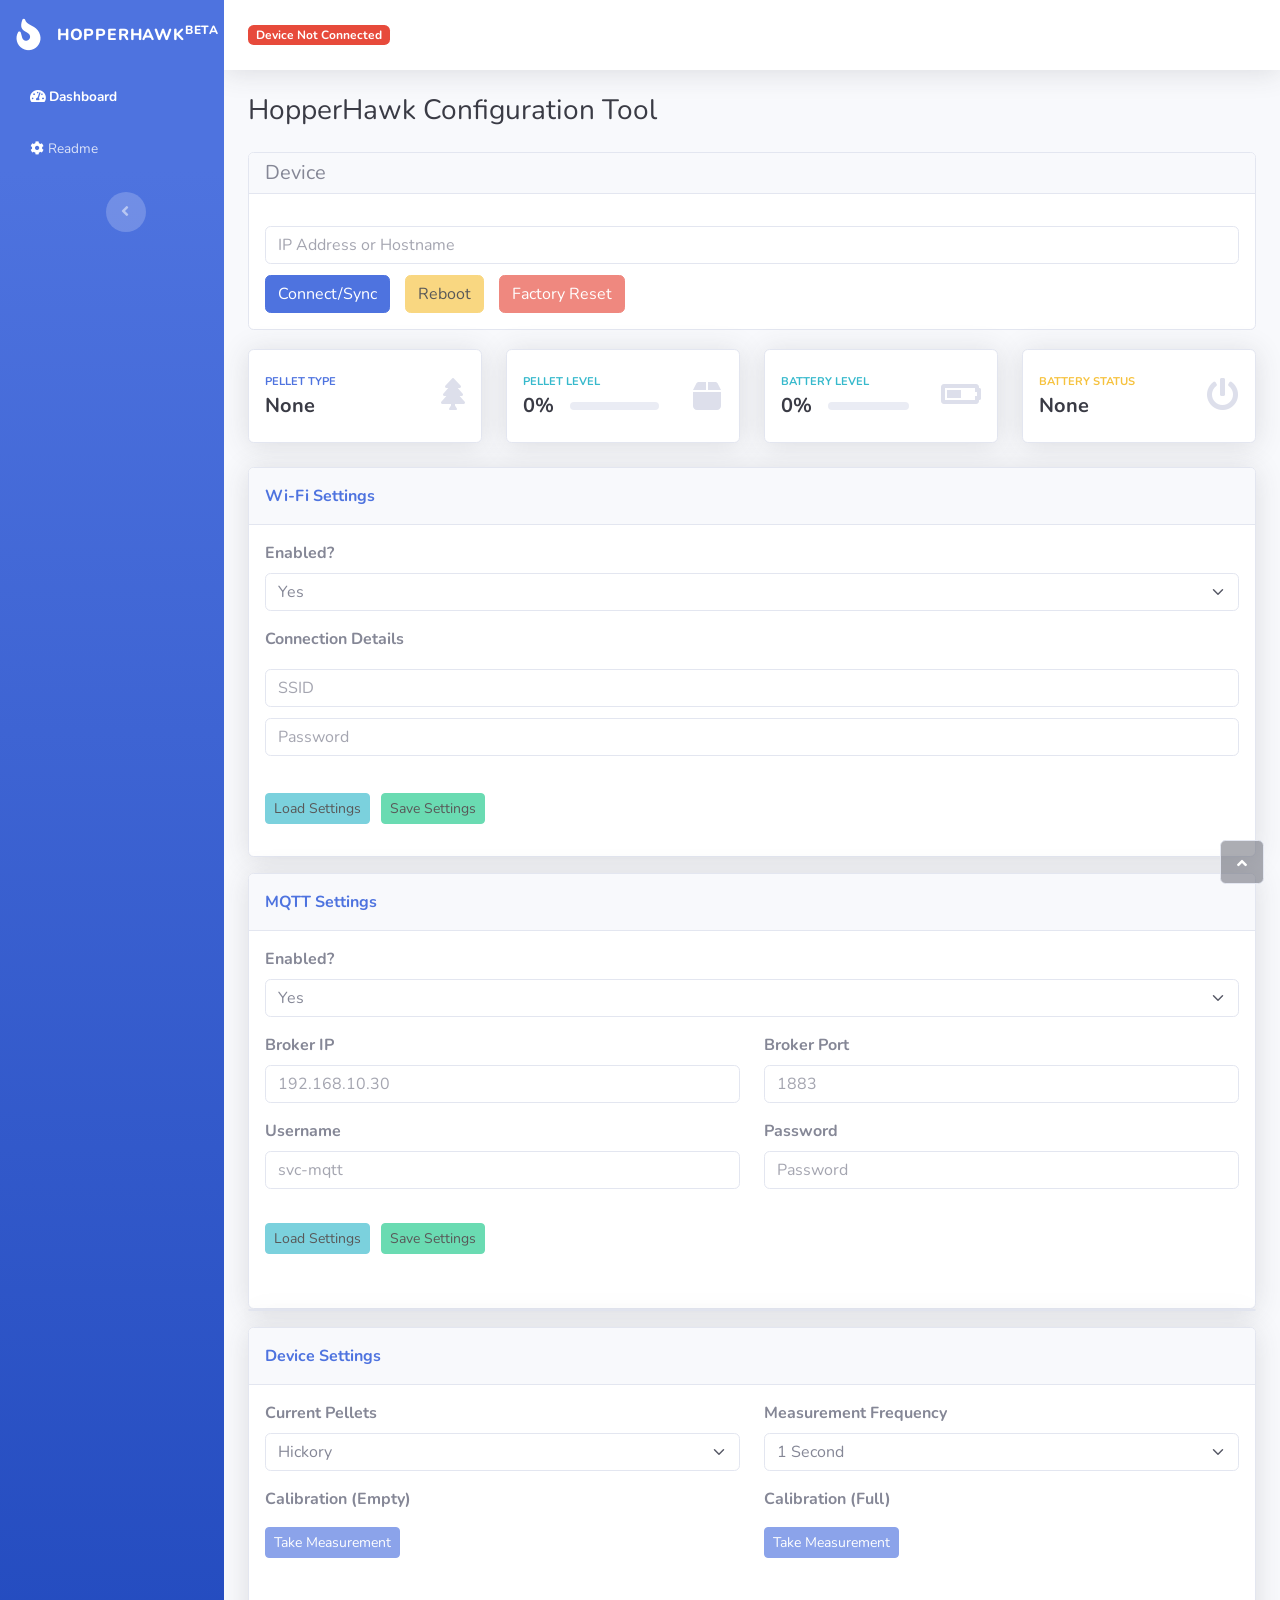
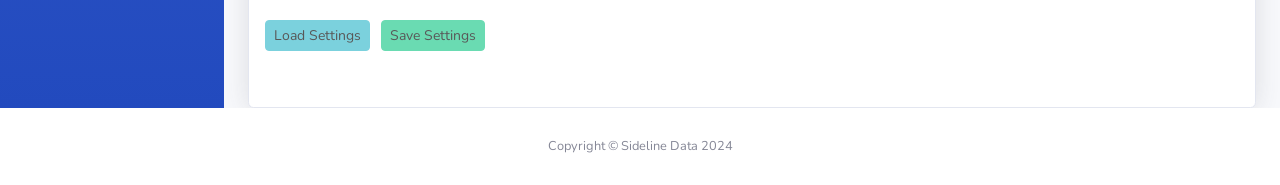
<file: web/index.html>
<!DOCTYPE html>
<html data-bs-theme="light" lang="en">

<head>
    <meta charset="utf-8">
    <meta name="viewport" content="width=device-width, initial-scale=1.0, shrink-to-fit=no">
    <title>Dashboard - Sideline Data</title>
    <link rel="stylesheet" href="assets/bootstrap/css/bootstrap.min.css">
    <link rel="stylesheet" href="https://fonts.googleapis.com/css?family=Nunito:200,200i,300,300i,400,400i,600,600i,700,700i,800,800i,900,900i&amp;display=swap">
    <link rel="stylesheet" href="assets/fonts/fontawesome-all.min.css">
</head>

<body id="page-top" onload="pageSetup()">
    <div id="wrapper">
        <nav class="navbar align-items-start sidebar sidebar-dark accordion bg-gradient-primary p-0 navbar-dark">
            <div class="container-fluid d-flex flex-column p-0"><a class="navbar-brand d-flex justify-content-center align-items-center sidebar-brand m-0" href="#">
                    <div class="sidebar-brand-icon rotate-n-15"><i class="fas fa-fire"></i></div>
                    <div class="sidebar-brand-text mx-3"><span>HopperHawk<sup>BETA</sup></span></div>
                </a>
                <hr class="sidebar-divider my-0">
                <ul class="navbar-nav text-light" id="accordionSidebar">
                    <li class="nav-item"><a class="nav-link active" href="index.html"><i class="fas fa-tachometer-alt"></i><span>Dashboard</span></a></li>
                    <li class="nav-item"><a class="nav-link" href="readme.html"><i class="fas fa-cog text-white"></i><span>Readme</span></a></li>
                    <li class="nav-item"></li>
                </ul>
                <div class="text-center d-none d-md-inline"><button class="btn rounded-circle border-0" id="sidebarToggle" type="button"></button></div>
            </div>
        </nav>
        <div class="d-flex flex-column" id="content-wrapper">
            <div id="content">
                <nav class="navbar navbar-expand bg-white shadow mb-4 topbar static-top navbar-light">
                    <div class="container-fluid"><button class="btn btn-link d-md-none rounded-circle me-3" id="sidebarToggleTop" type="button"><i class="fas fa-bars"></i></button><span id="indicator" class="badge bg-danger">Device Not Connected</span></div>
                </nav>
                <div class="container-fluid">
                    <div class="d-sm-flex justify-content-between align-items-center mb-4">
                        <h3 class="text-dark mb-0">HopperHawk Configuration Tool</h3>
                    </div>
                    <div class="col" style="margin-bottom: 19px;">
                        <div class="card">
                            <div class="card-header">
                                <h5 class="mb-0">Device<span class="badge rounded-pill bg-danger" style="margin-left: 60px;margin-bottom: 4px;padding-top: 10px;"></span></h5>
                            </div>
                            <div class="card-body">
                                <div id="deviceStatusAlert" class="alert alert-primary" role="alert">
                                    
                                  </div>
                                <p></p>
                                <form><input id="ipAddr" class="form-control" type="text" placeholder="IP Address or Hostname"></form><button id="connBtn" onclick="connect()" class="btn btn-primary" type="button" style="margin-top: 11px;">Connect/Sync</button><button class="btn btn-warning" type="button" onclick="sysControl(0)" id="rebootBtn" style="margin-top: 11px;margin-left: 15px;">Reboot</button><button id="resetBtn" class="btn btn-danger" onclick="sysControl(1)" type="button" style="margin-left: 15px;margin-top: 11px;">Factory Reset</button>
                                <p class="card-text"></p>
                            </div>
                        </div>
                    </div>
                    <div class="row">
                        <div class="col-md-6 col-xl-3 mb-4">
                            <div class="card shadow border-start-primary py-2">
                                <div class="card-body">
                                    <div class="row align-items-center no-gutters">
                                        <div class="col me-2">
                                            <div class="text-uppercase text-primary fw-bold text-xs mb-1"><span>Pellet Type</span></div>
                                            <div class="text-dark fw-bold h5 mb-0" id="pType"><span>None</span></div>
                                        </div>
                                        <div class="col-auto"><i class="fas fa-tree fa-2x text-gray-300"></i></div>
                                    </div>
                                </div>
                            </div>
                        </div>
                        <div class="col-md-6 col-xl-3 mb-4">
                            <div class="card shadow border-start-info py-2">
                                <div class="card-body">
                                    <div class="row align-items-center no-gutters">
                                        <div class="col me-2">
                                            <div class="text-uppercase text-info fw-bold text-xs mb-1"><span>Pellet Level</span></div>
                                            <div class="row g-0 align-items-center">
                                                <div class="col-auto">
                                                    <div class="text-dark fw-bold h5 mb-0 me-3" id="pLevel"><span>0%</span></div>
                                                </div>
                                                <div class="col">
                                                    <div class="progress progress-sm">
                                                        <div id="pLevelBar" class="progress-bar bg-info" aria-valuenow="0" aria-valuemin="0" aria-valuemax="100" style="width: 0%;"><span class="visually-hidden">50%</span></div>
                                                    </div>
                                                </div>
                                            </div>
                                        </div>
                                        <div class="col-auto"><svg xmlns="http://www.w3.org/2000/svg" viewBox="-32 0 512 512" width="1em" height="1em" fill="currentColor" class="fa-2x text-gray-300">
                                                <!--! Font Awesome Free 6.4.2 by @fontawesome - https://fontawesome.com License - https://fontawesome.com/license/free (Icons: CC BY 4.0, Fonts: SIL OFL 1.1, Code: MIT License) Copyright 2023 Fonticons, Inc. -->
                                                <path d="M50.7 58.5L0 160H208V32H93.7C75.5 32 58.9 42.3 50.7 58.5zM240 160H448L397.3 58.5C389.1 42.3 372.5 32 354.3 32H240V160zm208 32H0V416c0 35.3 28.7 64 64 64H384c35.3 0 64-28.7 64-64V192z"></path>
                                            </svg></div>
                                    </div>
                                </div>
                            </div>
                        </div>
                        <div class="col-md-6 col-xl-3 mb-4">
                            <div class="card shadow border-start-info py-2">
                                <div class="card-body">
                                    <div class="row align-items-center no-gutters">
                                        <div class="col me-2">
                                            <div class="text-uppercase text-info fw-bold text-xs mb-1"><span>Battery Level</span></div>
                                            <div class="row g-0 align-items-center">
                                                <div class="col-auto">
                                                    <div class="text-dark fw-bold h5 mb-0 me-3" id="bLevel"><span>0%</span></div>
                                                </div>
                                                <div class="col">
                                                    <div class="progress progress-sm">
                                                        <div id="bLevelBar" class="progress-bar bg-info" aria-valuenow="0" aria-valuemin="0" aria-valuemax="100" style="width: 0%;"><span class="visually-hidden">50%</span></div>
                                                    </div>
                                                </div>
                                            </div>
                                        </div>
                                        <div class="col-auto"><i class="fas fa-battery-half fa-2x text-gray-300"></i></div>
                                    </div>
                                </div>
                            </div>
                        </div>
                        <div class="col-md-6 col-xl-3 mb-4">
                            <div class="card shadow border-start-warning py-2">
                                <div class="card-body">
                                    <div class="row align-items-center no-gutters">
                                        <div class="col me-2">
                                            <div class="text-uppercase text-warning fw-bold text-xs mb-1"><span>Battery Status</span></div>
                                            <div class="text-dark fw-bold h5 mb-0" id="bStat"><span>None</span></div>
                                        </div>
                                        <div class="col-auto"><i class="fas fa-power-off fa-2x text-gray-300"></i></div>
                                    </div>
                                </div>
                            </div>
                        </div>
                    </div>

                            <div class="row">
                                <div class="col-xxl-12">
                                    <div class="card shadow mb-3">
                                        <div class="card-header py-3">
                                            <p class="text-primary m-0 fw-bold">Wi-Fi Settings</p>
                                        </div>
                                        <div class="card-body">
                                            <div id="wifiSettingsAlert" class="alert alert-secondary" role="alert">
                                                
                                              </div>
                                            <form>
                                                <div class="row">
                                                    <div class="col">
                                                        <div class="mb-3"><label class="form-label"><strong>Enabled?</strong></label><select id="wifiEnabled" class="form-select">
                                                                <optgroup label="Enable Wi-Fi?">
                                                                    <option value="1" selected="">Yes</option>
                                                                    <option value="0">No</option>
                                                                </optgroup>
                                                            </select></div>
                                                    </div>
                                                </div>
                                                <div class="row">
                                                    <div class="col"><label class="form-label"><strong>Connection Details</strong></label><input class="form-control" type="text" id="wifiSSID" placeholder="SSID" style="margin-top: 10px;"><input class="form-control" type="password" id="wifiPassword" placeholder="Password" style="margin-bottom: 19px;margin-top: 11px;"></div>
                                                </div>
                                                <div class="mb-3"><button id="loadWiFiBtn" onclick="loadWifiSettings()" class="btn btn-info btn-sm" type="button" style="margin-top: 18px;">Load Settings</button><button id="saveWiFiBtn" onclick="saveWifiSettings()" class="btn btn-success btn-sm" type="button" style="margin-top: 18px;margin-left: 11px;">Save Settings</button></div>
                                
                                            </form>
                                        </div>
                                    </div>
                                    <div class="card shadow">
                                        <div class="card-header py-3">
                                            <p class="text-primary m-0 fw-bold">MQTT Settings</p>
                                        </div>
                                        <div class="card-body" style="margin-bottom: 22px;">
                                            <div id="mqttSettingsAlert" class="alert alert-secondary" role="alert">
                                                
                                              </div>
                                            <form>
                                                <div class="mb-3"><label class="form-label"><strong>Enabled?</strong></label><select id="mqttEnabled" class="form-select">
                                                        <optgroup label="Enable Wi-Fi?">
                                                            <option value="1" selected="">Yes</option>
                                                            <option value="0">No</option>
                                                        </optgroup>
                                                    </select></div>
                                                <div class="row">
                                                    <div class="col">
                                                        <div class="mb-3"><label class="form-label"><strong>Broker IP</strong></label><input class="form-control" type="text" id="mqttIP" placeholder="192.168.10.30"></div>
                                                    </div>
                                                    <div class="col">
                                                        <div class="mb-3"><label class="form-label"><strong>Broker Port</strong></label><input class="form-control" type="text" id="mqttPort" placeholder="1883"></div>
                                                    </div>
                                                </div>
                                                <div class="row">
                                                    <div class="col">
                                                        <div class="mb-3"><label class="form-label"><strong>Username</strong></label><input class="form-control" type="text" id="mqttUser" placeholder="svc-mqtt" name="city"></div>
                                                    </div>
                                                    <div class="col">
                                                        <div class="mb-3"><label class="form-label"><strong>Password</strong></label><input class="form-control" type="password" id="mqttPassword" placeholder="Password" name="country"></div>
                                                    </div>
                                                </div>
                                                <div class="mb-3"><button id="loadMQTTBtn" onclick="loadMQTTSettings()" class="btn btn-info btn-sm" type="button" style="margin-top: 18px;">Load Settings</button><button id="saveMQTTBtn" onclick="saveMQTTSettings()" class="btn btn-success btn-sm" type="button" style="margin-top: 18px;margin-left: 11px;">Save Settings</button></div>
                                
                                            </form>
                                        </div>
                                    </div>
                                </div>
                                <div class="col-xxl-12">
                                    <div class="card shadow mb-3"></div>
                                    <div class="card shadow">
                                        <div class="card-header py-3">
                                            <p class="text-primary m-0 fw-bold">Device Settings</p>
                                        </div>
                                        <div class="card-body">
                                            <div id="deviceSettingsAlert" class="alert alert-secondary" role="alert">
                                                
                                              </div>
                                            <form>
                                                <div class="row">
                                                    <div class="col">
                                                        <div class="mb-3"><label class="form-label"><strong>Current Pellets</strong></label><select id="currentPellets" class="form-select">
                                                                <optgroup label="Pellet Type">
                                                                    <option value="Hickory" selected="">Hickory</option>
                                                                    <option value="Mesquite">Mesquite</option>
                                                                    <option value="Oak">Oak</option>
                                                                    <option value="Cherry">Cherry</option>
                                                                    <option value="Apple">Apple</option>
                                                                    <option value="Competition">Competition Blend</option>
                                                                    <option value="Fruitwood">Fruitwood Blend</option>
                                                                    <option value="Other">Other</option>
                                                                </optgroup>
                                                            </select></div>
                                                    </div>
                                                    <div class="col">
                                                        <div class="mb-3"><label class="form-label"><strong>Measurement Frequency</strong></label><select id="measureFrequency" class="form-select">
                                                                <optgroup label="How Often to Measure?">
                                                                    <option value="1" selected="">1 Second</option>
                                                                    <option value="5">5 Seconds</option>
                                                                    <option value="30">30 Seconds</option>
                                                                    <option value="60">1 Minute</option>
                                                                    <option value="300">5 Minutes</option>
                                                                    <option value="600">10 Minutes</option>
                                                                    <option value="1200">20 Minutes</option>
                                                                    <option value="1800">30 Minutes</option>
                                                                    <option value="3600">1 Hour</option>
                                                                </optgroup>
                                                            </select></div>
                                                    </div>
                                                </div>
                                                <div class="row">
                                                    <div class="col">
                                                        
                                                        <div class="mb-3"><label class="form-label" style="margin-bottom: 0px;"><strong>Calibration (Empty)&nbsp;</strong></label>
                                                            <p id="emptyCalMeasurement"></p>
                                                        </div><button id="calEmptyBtn" onclick="calibrationPOST(0)" class="btn btn-primary btn-sm" type="button" style="margin-bottom: 44px;">Take Measurement</button>
                                                        
                                                    </div>
                                                    <div class="col">
                                                        <div class="mb-3"><label class="form-label" style="margin-bottom: -1px;"><strong>Calibration (Full)&nbsp;</strong></label>
                                                            <p id="fullCalMeasurement"> </p>
                                                        </div><button id="calFullBtn" onclick="calibrationPOST(1)" class="btn btn-primary btn-sm" type="button">Take Measurement</button>
                                                    </div>
                                                </div>
                                                <div class="mb-3"><button id="loadDeviceBtn" onclick="loadDeviceSettings()" class="btn btn-info btn-sm" type="button" style="margin-top: 18px;">Load Settings</button><button id="saveDeviceBtn" onclick="saveDeviceSettings()" class="btn btn-success btn-sm" type="button" style="margin-top: 18px;margin-left: 11px;">Save Settings</button></div>
                                
                                            </form>
                                            <div class="btn-group" role="group"></div>
                                        </div>
                                    </div>
                                </div>
                            </div>
                        </div>
                        
                    </div>
                    <div class="row"></div>
                </div>
            </div>
            <footer class="bg-white sticky-footer">
                <div class="container my-auto">
                    <div class="text-center my-auto copyright"><span>Copyright © Sideline Data 2024</span></div>
                </div>
            </footer>
        </div><a class="border rounded d-inline scroll-to-top" href="#page-top"><i class="fas fa-angle-up"></i></a>
    </div>
    <div class="container-fluid"></div>
    <script src="assets/bootstrap/js/bootstrap.min.js"></script>
    <script src="assets/js/theme.js"></script>


    <!-- HopperHawk Scripts -->

    <script>
        var isConnected = false;

        function enableButtons(e){
            if (e == false){
                // Disable the buttons
                document.getElementById("rebootBtn").disabled = true;
                document.getElementById("resetBtn").disabled = true;
                document.getElementById("loadWiFiBtn").disabled = true;
                document.getElementById("saveWiFiBtn").disabled = true;
                document.getElementById("loadMQTTBtn").disabled = true;
                document.getElementById("saveMQTTBtn").disabled = true;
                document.getElementById("loadDeviceBtn").disabled = true;
                document.getElementById("saveDeviceBtn").disabled = true;
                document.getElementById("calFullBtn").disabled = true;
                document.getElementById("calEmptyBtn").disabled = true;
            } else if (e == true){
                // Enable the buttons
                document.getElementById("rebootBtn").disabled = false;
                document.getElementById("resetBtn").disabled = false;
                document.getElementById("loadWiFiBtn").disabled = false;
                document.getElementById("saveWiFiBtn").disabled = false;
                document.getElementById("loadMQTTBtn").disabled = false;
                document.getElementById("saveMQTTBtn").disabled = false;
                document.getElementById("loadDeviceBtn").disabled = false;
                document.getElementById("saveDeviceBtn").disabled = false;
                document.getElementById("calFullBtn").disabled = false;
                document.getElementById("calEmptyBtn").disabled = false;
                document.getElementById("connBtn").disabled = false;
            }
        }

        
        function pageSetup(){
            // Hide the alert message/banner
            document.getElementById("deviceStatusAlert").hidden = 'true';
            document.getElementById("wifiSettingsAlert").hidden = 'true';
            document.getElementById("mqttSettingsAlert").hidden = 'true';
            document.getElementById("deviceSettingsAlert").hidden = 'true';
            enableButtons(false);
        }

        // Device Connectivity
        function connect(){
            var statusIndicator = document.getElementById("deviceStatusAlert");
            var connIP = document.getElementById('ipAddr').value;

            // Check to make sure user provided connection info
            statusIndicator.classList.remove("alert-danger");
            statusIndicator.classList.add("alert-primary");

            if (connIP.length < 1){
                statusIndicator.removeAttribute('hidden');
                statusIndicator.innerHTML = "Please enter an IP address or hostname for HopperHawk"
            } else {
                document.getElementById("connBtn").disabled = true;
                statusIndicator.removeAttribute('hidden');
                if (isConnected == false) {
                    statusIndicator.innerHTML = "Attempting to connect...";
                } else {
                    statusIndicator.innerHTML = "Refreshing data...";
                }
           
                // Save device connection info to reference in config page
                fetch("http://" + document.getElementById('ipAddr').value + "/status").then((response) => {
                    return response.json()
                }).then((data) => {
                
                    if (data["alive"] == true){

                        // Hide the alert
                        document.getElementById("deviceStatusAlert").hidden = 'true';

                        // Update status indicators
                        document.getElementById("indicator").className = "badge bg-success";
                        document.getElementById("indicator").textContent = "Device Connected";
                        document.getElementById("pType").textContent=data["pellet_type"];
                        document.getElementById("pLevel").textContent=data["pellet_level"];
                        document.getElementById("bStat").textContent=data["battery_state"];
                        document.getElementById("bLevel").textContent=data["battery_level"];
                        document.getElementById("pLevelBar").style=("width: " + data["pellet_level"]);
                        document.getElementById("bLevelBar").style=("width: " + data["battery_level"]);

                        if (isConnected == false) {
                            // Load Settings
                            loadDeviceSettings();
                            loadWifiSettings();
                            loadMQTTSettings();
                            isConnected = true;
                        }
                        
                        // Enable connection button
                        document.getElementById("connBtn").disabled = false;
                    } 


                }).catch((error) => {
                    statusIndicator.classList.remove("alert-primary");
                    statusIndicator.classList.add("alert-danger");
                    statusIndicator.innerHTML = "Error Connecting! <br> " + error;
                    // Disable the buttons (except for connect)
                    enableButtons(false);
                    document.getElementById("connBtn").disabled = false;

                });
           
            }
        }

        function loadWifiSettings(){
           // Disable the buttons
           enableButtons(false);

            // GET request to HopperHawk for WiFi settings...
            fetch("http://" + document.getElementById('ipAddr').value + "/configure/wifi").then((response) => {
                return response.json()
            }).then((data) => {
                document.getElementById("wifiSSID").value=data["ssid"];
                document.getElementById("wifiEnabled").value=data["status"];
                document.getElementById("wifiPassword").value="";

                // Enable the buttons
                enableButtons(true);
            })

         
        }

        function saveWifiSettings(){
            // Disable the buttons
            enableButtons(false);

            // Hide the alert/banner
            document.getElementById('wifiSettingsAlert').hidden = 'true';

            // POST request to HopperHawk for WiFi Settings
            fetch("http://" + document.getElementById('ipAddr').value + "/configure/wifi", {
            method: "POST",
            body: JSON.stringify({
                status: document.getElementById("wifiEnabled").value,
                password: document.getElementById("wifiPassword").value,
                ssid: document.getElementById("wifiSSID").value,

            }),
            headers: {
                "Content-type": "application/json; charset=UTF-8"
            }
            })
            .then((response) => {
                response.json();
                // Update the alert
                document.getElementById('wifiSettingsAlert').removeAttribute('hidden');
                document.getElementById('wifiSettingsAlert').innerHTML = "Configuration updated!";

                // Enable the buttons
                enableButtons(true);
                setTimeout(function() {
                    document.getElementById('wifiSettingsAlert').hidden = 'true';
                }, 8000);
            })
            .catch((error) => {
                    document.getElementById('wifiSettingsAlert').removeAttribute('hidden');
                    document.getElementById('wifiSettingsAlert').innerHTML = "Error Connecting! <br> " + error;
                    // Enable the buttons
                    enableButtons(true);
                });
            
            
        }


        function loadMQTTSettings(){
            // Disable the buttons
            enableButtons(false);

            // GET request to HopperHawk for MQTT settings
            fetch("http://" + document.getElementById('ipAddr').value + "/configure/mqtt").then((response) => {
                return response.json()
            }).then((data) => {
                document.getElementById("mqttEnabled").value=data["status"];
                document.getElementById("mqttIP").value=data["broker_ip"]
                document.getElementById("mqttPort").value=data["broker_port"];
                document.getElementById("mqttUser").value=data["user"];
                document.getElementById("mqttPassword").value="";
                // Enable the buttons
                enableButtons(true);
            })


        }

        function saveMQTTSettings(){
        
            // Data validation
            if (isNaN(document.getElementById("mqttPort").value)){
                // If port is not an integer, show an alert....
                document.getElementById('mqttSettingsAlert').removeAttribute('hidden');
                document.getElementById('mqttSettingsAlert').innerHTML = "Port must be a whole number (1 - 65535)"
            } else {
                // Hide the alert/banner
                document.getElementById('mqttSettingsAlert').hidden = "true";
                document.getElementById('mqttSettingsAlert').innerHTML = "";

                // Disable the buttons
                enableButtons(false);

                // POST request to HopperHawk to save MQTT settings
                fetch("http://" + document.getElementById('ipAddr').value + "/configure/mqtt", {
                method: "POST",
                body: JSON.stringify({
                    status: document.getElementById("mqttEnabled").value,
                    password: document.getElementById("mqttPassword").value,
                    client_id: "hopperhawk",
                    broker_ip: document.getElementById("mqttIP").value,
                    broker_port: document.getElementById("mqttPort").value,
                    user: document.getElementById("mqttUser").value
                }),
                headers: {
                    "Content-type": "application/json; charset=UTF-8"
                }
                })
                .then((response) => {
                    response.json();
                    // Update the alert
                    document.getElementById('mqttSettingsAlert').removeAttribute('hidden');
                    document.getElementById('mqttSettingsAlert').innerHTML = "Configuration updated!";

                    // Enable the buttons
                    enableButtons(true);

                    setTimeout(function() {
                        document.getElementById('mqttSettingsAlert').hidden = 'true';
                    }, 8000);
                })
                .catch((error) => {
                    document.getElementById('mqttSettingsAlert').removeAttribute('hidden');
                    document.getElementById('mqttSettingsAlert').innerHTML = "Error Connecting! <br> " + error;
                    // Enable the buttons
                    enableButtons(true);
                });


            }

        }

        function loadDeviceSettings(){
            // Disable the buttons
            enableButtons(false);

            // GET request to HopperHawk for device settings
           fetch("http://" + document.getElementById('ipAddr').value + "/configure/hopper").then((response) => {
                return response.json()
            }).then((data) => {
                document.getElementById("fullCalMeasurement").textContent=("Current Value: " + data["full_measurement"]);
                document.getElementById("emptyCalMeasurement").textContent=("Current Value: " + data["empty_measurement"]);
                document.getElementById("currentPellets").value=data["current_pellets"];
                document.getElementById("measureFrequency").value=data["poll_frequency"];
                // Enable the buttons
                enableButtons(true);
            })
        }
        function saveDeviceSettings(){
            // Hide the alert/banner and update the pellet type display card
            document.getElementById('deviceSettingsAlert').hidden = 'true';
            document.getElementById("pType").textContent = document.getElementById("currentPellets").value;

            // Disable the buttons
            enableButtons(false);

            // POST request to HopperHawk to save device settings
            fetch("http://" + document.getElementById('ipAddr').value + "/configure/hopper", {
            method: "POST",
            body: JSON.stringify({
                current_pellets: document.getElementById("currentPellets").value,
                poll_frequency:  document.getElementById("measureFrequency").value,
            }),
            headers: {
                "Content-type": "application/json; charset=UTF-8"
            }
            })
            .then((response) => {
                response.json();
                document.getElementById('deviceSettingsAlert').removeAttribute('hidden');
                document.getElementById('deviceSettingsAlert').innerHTML = "Configuration updated!";
                // Enable the buttons
                enableButtons(true)

                setTimeout(function() {
                    document.getElementById('deviceSettingsAlert').hidden = 'true';
                }, 8000);

            })
            .catch((error) => {
                    document.getElementById('deviceSettingsAlert').removeAttribute('hidden');
                    document.getElementById('deviceSettingsAlert').innerHTML = "Error Connecting! <br> " + error;
                    document.getElementById("pType").textContent = "Error Updating";
                    // Enable the buttons
                    enableButtons(true)
                });

          
        }

        function sysControl(m){
            // Create a new XMLHttpRequest object
            const xhr = new XMLHttpRequest();

            // 0 = Reboot the Device
            if (m == 0){
                if (confirm('Are you sure you want to reboot the device?')) {
                    // Disable buttons (except connect)
                    enableButtons(false);
                    document.getElementById("connBtn").disabled = false;

                    // POST to reboot
                    xhr.open("POST", "http://" + document.getElementById('ipAddr').value + "/system/reboot", true);
                }
            
            // 1 = Factory Reset the Device
            } else if (m == 1) {
                if (confirm('WARNING: This will clear all settings from the device and perform a factory reset. Are you sure you want to do this?')) {
                    // Disable buttons (except connect)
                    enableButtons(false);
                    document.getElementById("connBtn").disabled = false;

                    // POST to reset
                    xhr.open("POST", "http://" + document.getElementById('ipAddr').value + "/system/factory_reset", true);
                }
            }

            // Configure and send the request
            xhr.setRequestHeader("Content-Type", "application/json");       
            xhr.send();

            // Event handler for success
            xhr.onload = function () {
                if (xhr.status === 200) {
                    // Pass
                } else {
                    console.error("Error:", xhr.statusText);
                }
            };

            // Event handler for error
            xhr.onerror = function () {
                console.error("Request failed:", xhr.statusText);
            };
        }


        function calibrationPOST(m){
            // Create a new XMLHttpRequest object
            const xhr = new XMLHttpRequest();

            // 1 == Full Measurement
            if (m == 1){
                document.getElementById("calFullBtn").disabled = true;
                document.getElementById("calFullBtn").innerHTML = "Measuring...";
                xhr.open("POST", "http://" + document.getElementById('ipAddr').value + "/calibrate/full", true);
            
            // 0 == Empty Measurement
            } else if (m == 0){
                document.getElementById("calEmptyBtn").disabled = true;
                document.getElementById("calEmptyBtn").innerHTML = "Measuring...";
                xhr.open("POST", "http://" + document.getElementById('ipAddr').value + "/calibrate/empty", true);
            }
            
            xhr.setRequestHeader("Content-Type", "application/json");

            // Send the request
            xhr.send();

            // Event handler for success
            xhr.onload = function () {
            if (xhr.status === 200) {
                if (m == 1) {
                    document.getElementById("calFullBtn").disabled = false;
                    document.getElementById("calFullBtn").innerHTML = "Take Measurement";
                    document.getElementById("fullCalMeasurement").textContent=("Current Value: " + JSON.parse(xhr.responseText));
                } else {
                    document.getElementById("calEmptyBtn").disabled = false;
                    document.getElementById("calEmptyBtn").innerHTML = "Take Measurement";
                    document.getElementById("emptyCalMeasurement").textContent=("Current Value: " + JSON.parse(xhr.responseText));
                }
            } else {
                console.error("Error:", xhr.statusText);
                if (m == 1) {
                    document.getElementById("fullCalMeasurement").textContent=("Error");
                    document.getElementById("calFullBtn").disabled = false;
                    document.getElementById("calFullBtn").innerHTML = "Take Measurement";
                } else {
                    document.getElementById("emptyCalMeasurement").textContent=("Error");
                    document.getElementById("calEmptyBtn").disabled = false;
                    document.getElementById("calEmptyBtn").innerHTML = "Take Measurement";
                }
            }
            };

            // Event handler for error
            xhr.onerror = function () {
                console.error("Request failed:", xhr.statusText);
                if (m == 1){
                    document.getElementById("fullCalMeasurement").textContent=("Error");
                    document.getElementById("calFullBtn").disabled = false;
                    document.getElementById("calFullBtn").innerHTML = "Take Measurement";
                } else {
                    document.getElementById("emptyCalMeasurement").textContent=("Error");
                    document.getElementById("calEmptyBtn").disabled = false;
                    document.getElementById("calEmptyBtn").innerHTML = "Take Measurement";
                }
            };


        }

    </script>

    <!------------------------>


</body>

</html>
</file>
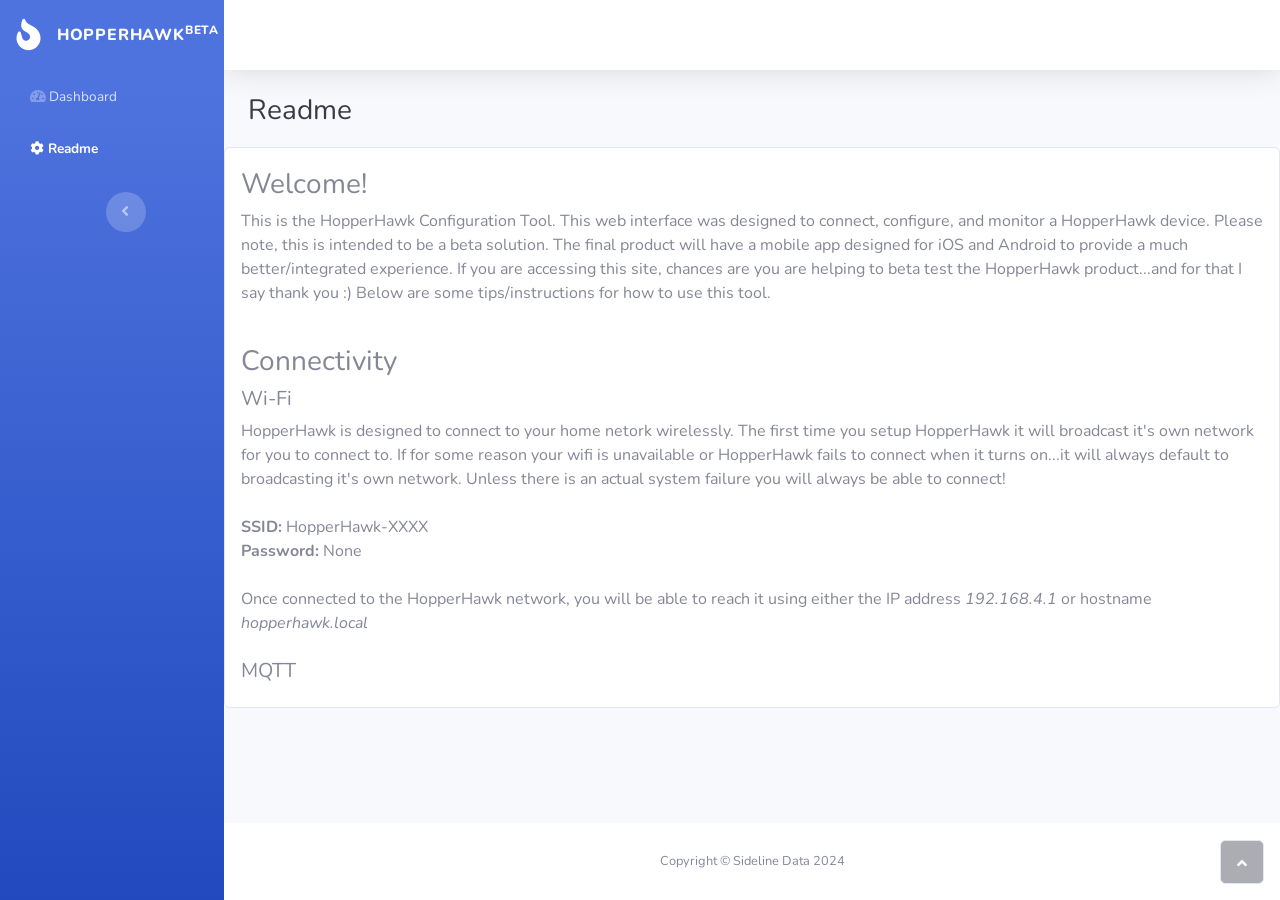
<file: web/readme.html>
<!DOCTYPE html>
<html data-bs-theme="light" lang="en">

<head>
    <meta charset="utf-8">
    <meta name="viewport" content="width=device-width, initial-scale=1.0, shrink-to-fit=no">
    <title>Blank Page - Sideline Data</title>
    <link rel="stylesheet" href="assets/bootstrap/css/bootstrap.min.css">
    <link rel="stylesheet" href="https://fonts.googleapis.com/css?family=Nunito:200,200i,300,300i,400,400i,600,600i,700,700i,800,800i,900,900i&amp;display=swap">
    <link rel="stylesheet" href="assets/fonts/fontawesome-all.min.css">
</head>

<body id="page-top">
    <div id="wrapper">
        <nav class="navbar align-items-start sidebar sidebar-dark accordion bg-gradient-primary p-0 navbar-dark">
            <div class="container-fluid d-flex flex-column p-0"><a class="navbar-brand d-flex justify-content-center align-items-center sidebar-brand m-0" href="#">
                    <div class="sidebar-brand-icon rotate-n-15"><i class="fas fa-fire"></i></div>
                    <div class="sidebar-brand-text mx-3"><span>HopperHawk<sup>BETA</sup></span></div>
                </a>
                <hr class="sidebar-divider my-0">
                <ul class="navbar-nav text-light" id="accordionSidebar">
                    <li class="nav-item"><a class="nav-link" href="index.html"><i class="fas fa-tachometer-alt"></i><span>Dashboard</span></a></li>
                    <li class="nav-item"><a class="nav-link active" href="readme.html"><i class="fas fa-cog text-white"></i><span>Readme</span></a></li>
                    <li class="nav-item"></li>
                </ul>
                <div class="text-center d-none d-md-inline"><button class="btn rounded-circle border-0" id="sidebarToggle" type="button"></button></div>
            </div>
        </nav>
        <div class="d-flex flex-column" id="content-wrapper">
            <div id="content">
                <nav class="navbar navbar-expand bg-white shadow mb-4 topbar static-top navbar-light">
                    
                </nav>
                <div class="container-fluid">
                    <h3 class="text-dark mb-1">Readme</h3>
                </div>


                <div class="col" style="margin-bottom: 19px;">
    
                </div>
                <div class="card">
                    <div class="card-body">
                        <h4 class="card-title"></h4>
                        <h6 class="text-muted card-subtitle mb-2"></h6>
                        <h3>Welcome!</h3>
                        <p class="card-text">This is the HopperHawk Configuration Tool. This web interface was designed to connect, configure, and monitor a HopperHawk device. Please note, this is intended to be a beta solution. The final product will have a mobile app designed for iOS and Android to provide a much better/integrated experience. If you are accessing this site, chances are you are helping to beta test the HopperHawk product...and for that I say thank you :) Below are some tips/instructions for how to use this tool.</p>
                        <br>
                        <h3>Connectivity</h3>
                        <h5>Wi-Fi</h5>
                        HopperHawk is designed to connect to your home netork wirelessly. The first time you setup HopperHawk it will broadcast it's own network for you to connect to. If for some reason your wifi is unavailable or HopperHawk fails to connect when it turns on...it will always default to broadcasting it's own network. Unless there is an actual system failure you will always be able to connect!
                        <br><br>
                        <strong>SSID: </strong> HopperHawk-XXXX <br>
                        <strong>Password: </strong> None

                        <br><br>
                        Once connected to the HopperHawk network, you will be able to reach it using either the IP address <i>192.168.4.1</i> or hostname <i>hopperhawk.local</i>

                        <br><br>
                      
                        <h5>MQTT</h5>
                    </div>
                </div>
            </div>
            <footer class="bg-white sticky-footer">
                <div class="container my-auto">
                    <div class="text-center my-auto copyright"><span>Copyright © Sideline Data 2024</span></div>
                </div>
            </footer>
        </div><a class="border rounded d-inline scroll-to-top" href="#page-top"><i class="fas fa-angle-up"></i></a>
    </div>
    <script src="assets/bootstrap/js/bootstrap.min.js"></script>
    <script src="assets/js/theme.js"></script>
</body>

</html>
</file>
